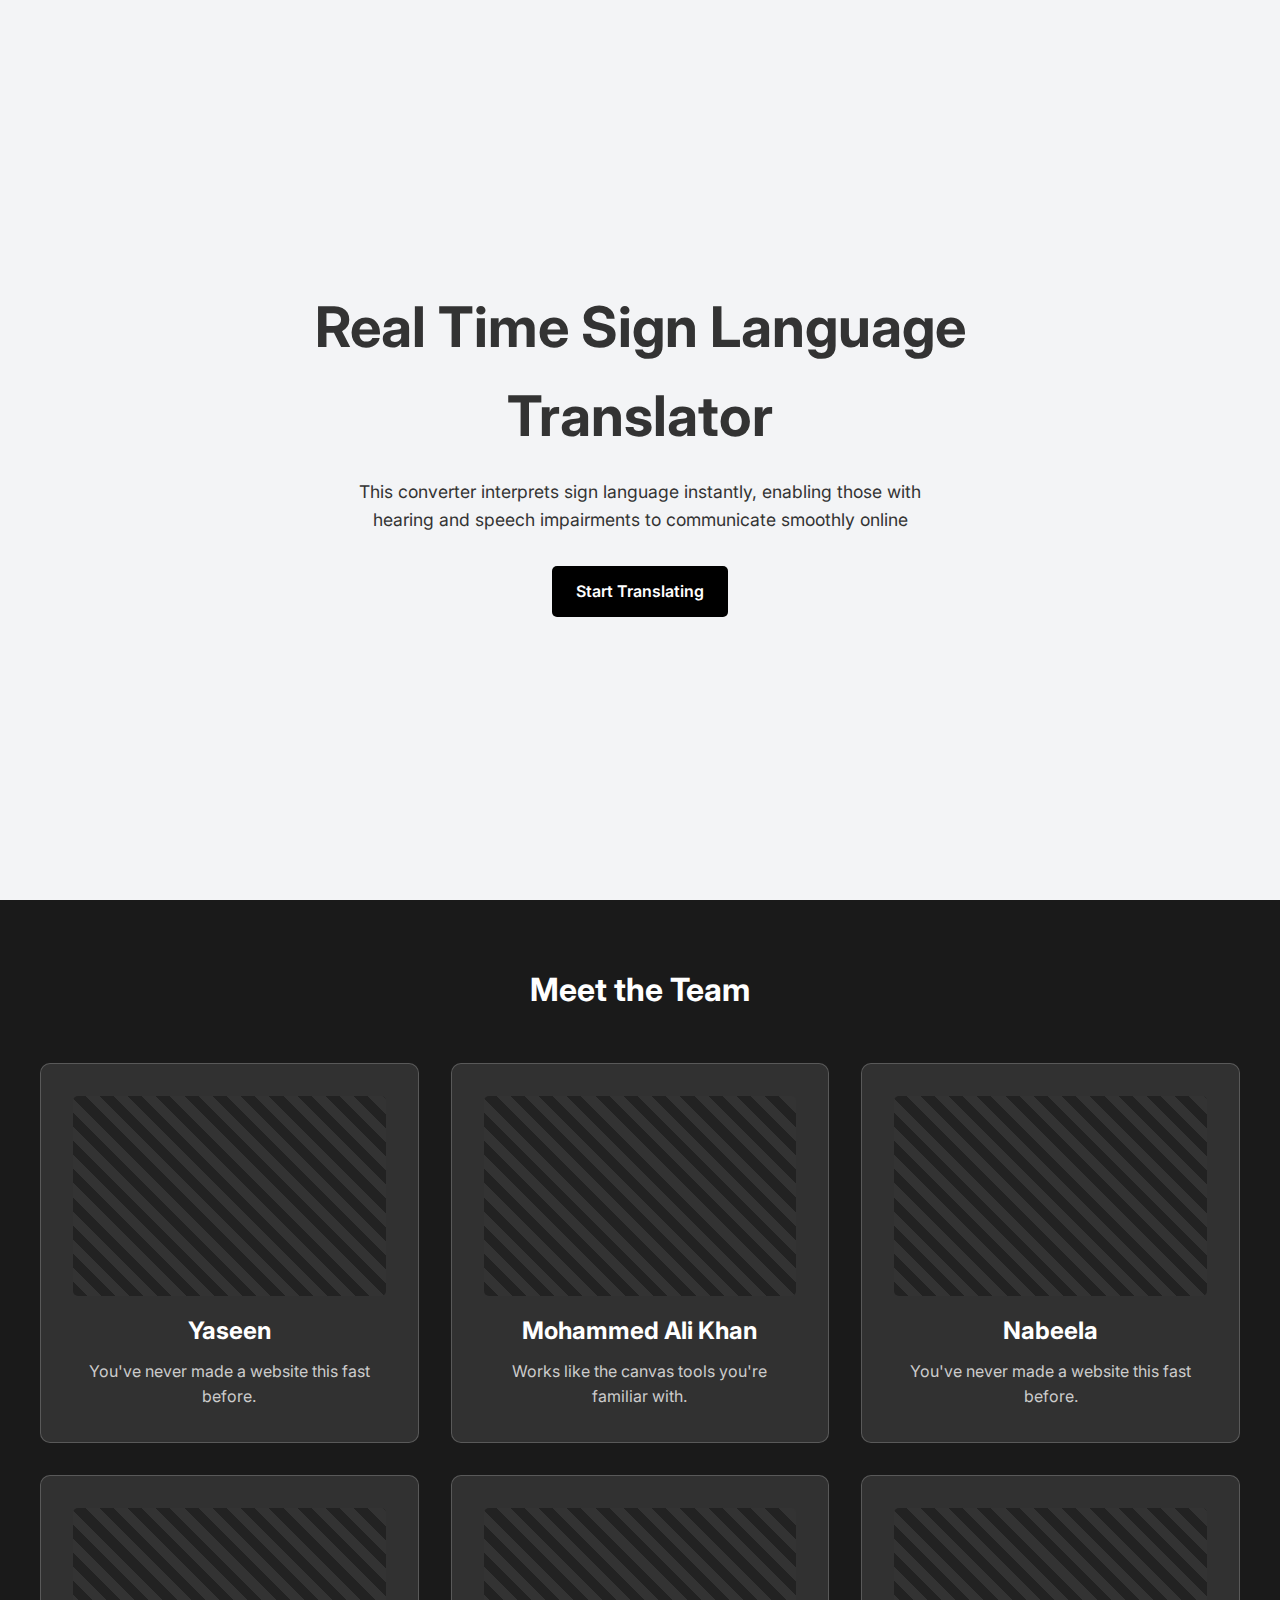
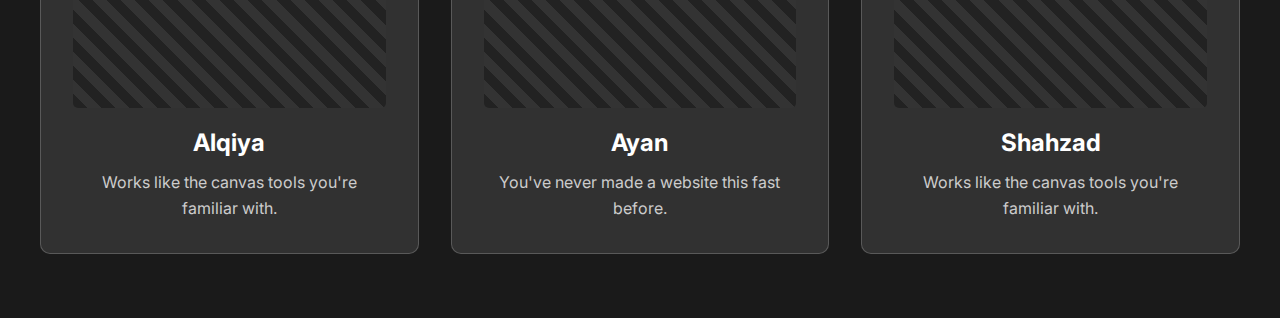
<file: index.html>
<!DOCTYPE html>
<html lang="en">
<head>
    <meta charset="UTF-8">
    <meta name="viewport" content="width=device-width, initial-scale=1.0">
    <title>Real Time Sign Language Translator</title>
    <link rel="stylesheet" href="styles.css">
</head>
<body>
    <main>
        <section id="hero" class="hero">
            <h1>Real Time Sign Language Translator</h1>
            <p>This converter interprets sign language instantly, enabling those with hearing and speech impairments to communicate smoothly online</p>
            <a href="translate.html" class="btn">Start Translating</a>
        </section>

        <section id="team" class="team">
            <h2>Meet the Team</h2>
            <div class="team-grid">
                <div class="team-member">
                    <div class="member-image"></div>
                    <h3>Yaseen</h3>
                    <p>You've never made a website this fast before.</p>
                </div>
                <div class="team-member">
                    <div class="member-image"></div>
                    <h3>Mohammed Ali Khan</h3>
                    <p>Works like the canvas tools you're familiar with.</p>
                </div>
                <div class="team-member">
                    <div class="member-image"></div>
                    <h3>Nabeela</h3>
                    <p>You've never made a website this fast before.</p>
                </div>
                <div class="team-member">
                    <div class="member-image"></div>
                    <h3>Alqiya</h3>
                    <p>Works like the canvas tools you're familiar with.</p>
                </div>
                <div class="team-member">
                    <div class="member-image"></div>
                    <h3>Ayan</h3>
                    <p>You've never made a website this fast before.</p>
                </div>
                <div class="team-member">
                    <div class="member-image"></div>
                    <h3>Shahzad</h3>
                    <p>Works like the canvas tools you're familiar with.</p>
                </div>
            </div>
        </section>
    </main>
    <script src="script.js"></script>
</body>
</html>
</file>
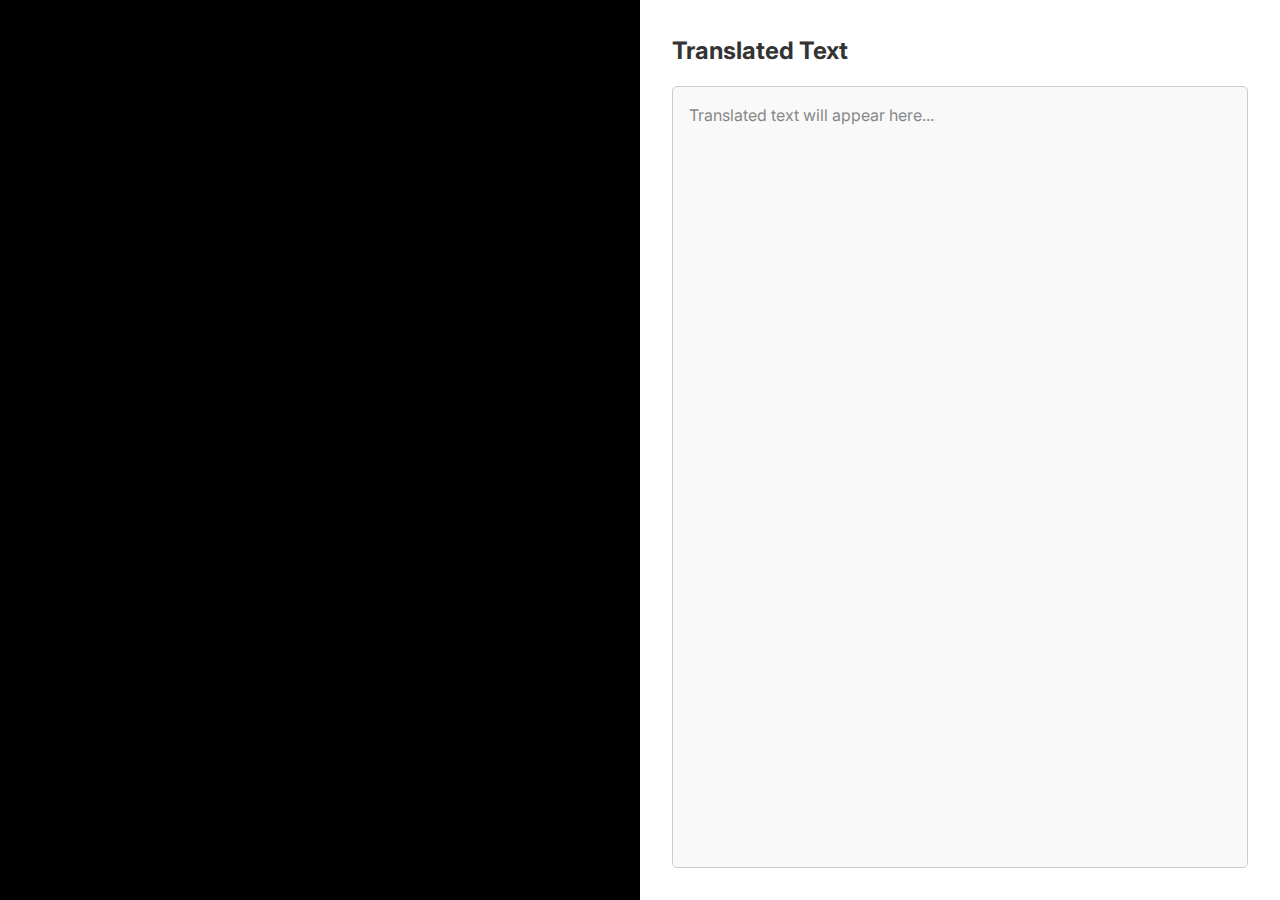
<file: translate.html>
<!doctype html>
<html lang="en">
  <head>
    <meta charset="UTF-8" />
    <meta name="viewport" content="width=device-width, initial-scale=1.0" />
    <title>Sign Language Translator</title>
    <link rel="stylesheet" href="translate-styles.css" />
  </head>
  <body>
    <main class="translator">
      <div class="camera-view">
        <video id="camera-feed" autoplay playsinline></video>
      </div>
      <div class="text-output">
        <h2>Translated Text</h2>
        <div
          id="translated-text"
          contenteditable="true"
          class="text-area"
          placeholder="Translated text will appear here..."
        ></div>
      </div>
    </main>
    <script src="https://cdn.socket.io/socket.io-1.0.0.js"></script>
    <script src="frontend-integration.js"></script>
  </body>
</html>
</file>
<file: styles.css>
@import url('https://fonts.googleapis.com/css2?family=Inter:wght@400;600;700&display=swap');

* {
    margin: 0;
    padding: 0;
    box-sizing: border-box;
}

body {
    font-family: 'Inter', sans-serif;
    line-height: 1.6;
    color: #333;
    overflow-x: hidden;
}

.hero {
    min-height: 100vh;
    display: flex;
    flex-direction: column;
    justify-content: center;
    align-items: center;
    text-align: center;
    padding: 2rem;
    background-color: #f3f4f6;
    transition: background-color 1s ease;
}

.hero h1 {
    font-size: 2.5rem;
    font-weight: 700;
    margin-bottom: 1rem;
    max-width: 800px;
}

.hero p {
    font-size: 1.1rem;
    max-width: 600px;
    margin-bottom: 2rem;
}

.btn {
    display: inline-block;
    background-color: #000;
    color: #fff;
    padding: 0.8rem 1.5rem;
    border-radius: 5px;
    text-decoration: none;
    font-weight: 600;
    transition: background-color 0.3s ease;
}

.btn:hover {
    background-color: rgba(0, 0, 0, 0.8);
}

.team {
    min-height: 100vh;
    padding: 4rem 2rem;
    background-color: #1a1a1a;
    color: #fff;
}

.team h2 {
    font-size: 2rem;
    text-align: center;
    margin-bottom: 3rem;
}

.team-grid {
    display: grid;
    gap: 2rem;
    max-width: 1200px;
    margin: 0 auto;
}

.team-member {
    background-color: rgba(255, 255, 255, 0.1);
    border: 1px solid rgba(255, 255, 255, 0.2);
    border-radius: 10px;
    padding: 2rem;
    text-align: center;
    transition: background-color 0.3s ease;
}

.team-member:hover {
    background-color: rgba(255, 255, 255, 0.2);
}

.member-image {
    width: 100%;
    height: 200px;
    background: repeating-linear-gradient(45deg, #222, #222 10px, #333 10px, #333 20px);
    border-radius: 5px;
    margin-bottom: 1rem;
}

.team-member h3 {
    font-size: 1.5rem;
    margin-bottom: 0.5rem;
}

.team-member p {
    font-size: 1rem;
    color: #ccc;
}

@media (min-width: 768px) {
    .hero h1 {
        font-size: 3.5rem;
    }

    .team-grid {
        grid-template-columns: repeat(2, 1fr);
    }
}

@media (min-width: 1024px) {
    .team-grid {
        grid-template-columns: repeat(3, 1fr);
    }
}
</file>
<file: translate-styles.css>
@import url('https://fonts.googleapis.com/css2?family=Inter:wght@400;600;700&display=swap');

* {
    margin: 0;
    padding: 0;
    box-sizing: border-box;
}

body {
    font-family: 'Inter', sans-serif;
    line-height: 1.6;
    color: #333;
    background-color: #f3f4f6;
}

.translator {
    display: flex;
    min-height: 100vh;
}

.camera-view, .text-output {
    flex: 1;
    padding: 2rem;
}

.camera-view {
    background-color: #000;
    display: flex;
    justify-content: center;
    align-items: center;
}

#camera-feed {
    max-width: 100%;
    max-height: 80vh;
    border-radius: 10px;
}

.text-output {
    background-color: #fff;
    display: flex;
    flex-direction: column;
}

h2 {
    font-size: 1.5rem;
    margin-bottom: 1rem;
}

.text-area {
    flex-grow: 1;
    border: 1px solid #ccc;
    border-radius: 5px;
    padding: 1rem;
    font-size: 1rem;
    line-height: 1.5;
    overflow-y: auto;
    background-color: #f9f9f9;
}

.text-area:empty:before {
    content: attr(placeholder);
    color: #888;
}

@media (max-width: 768px) {
    .translator {
        flex-direction: column;
    }

    .camera-view, .text-output {
        min-height: 50vh;
    }
}
</file>
